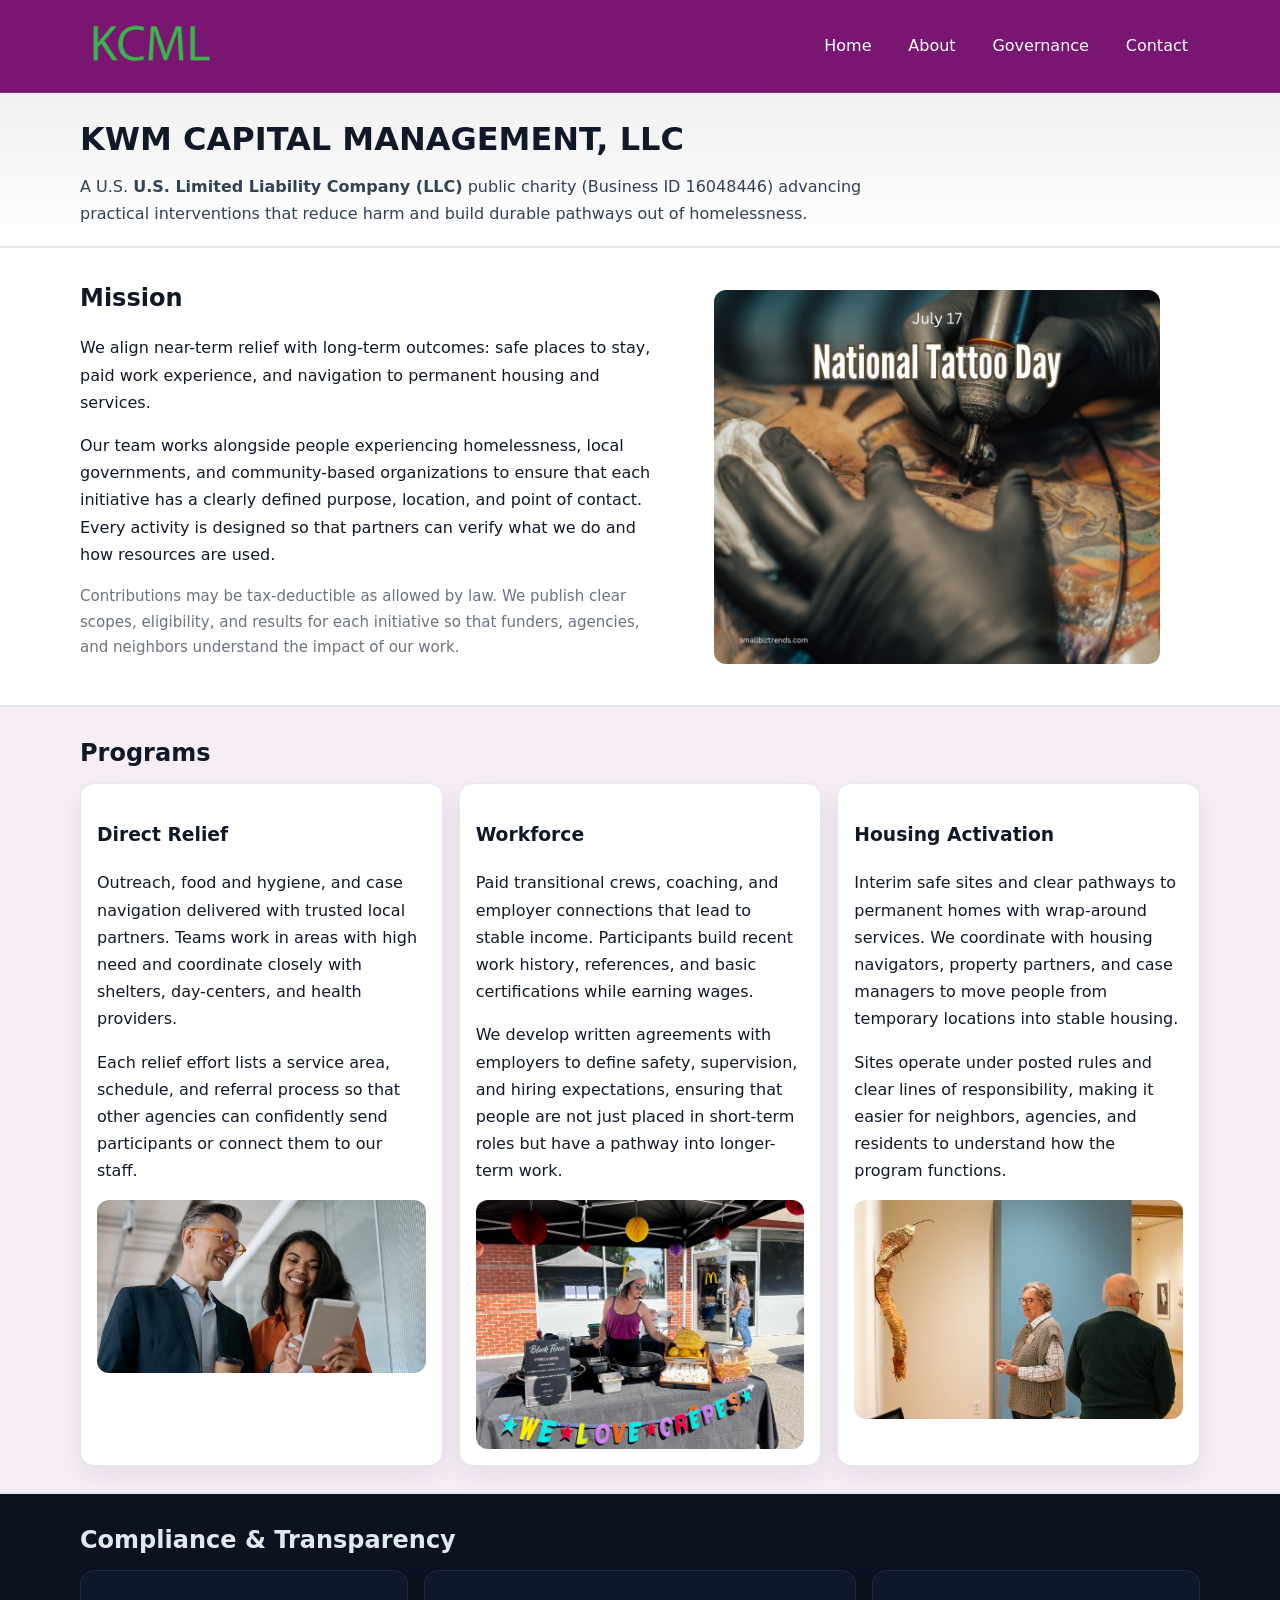
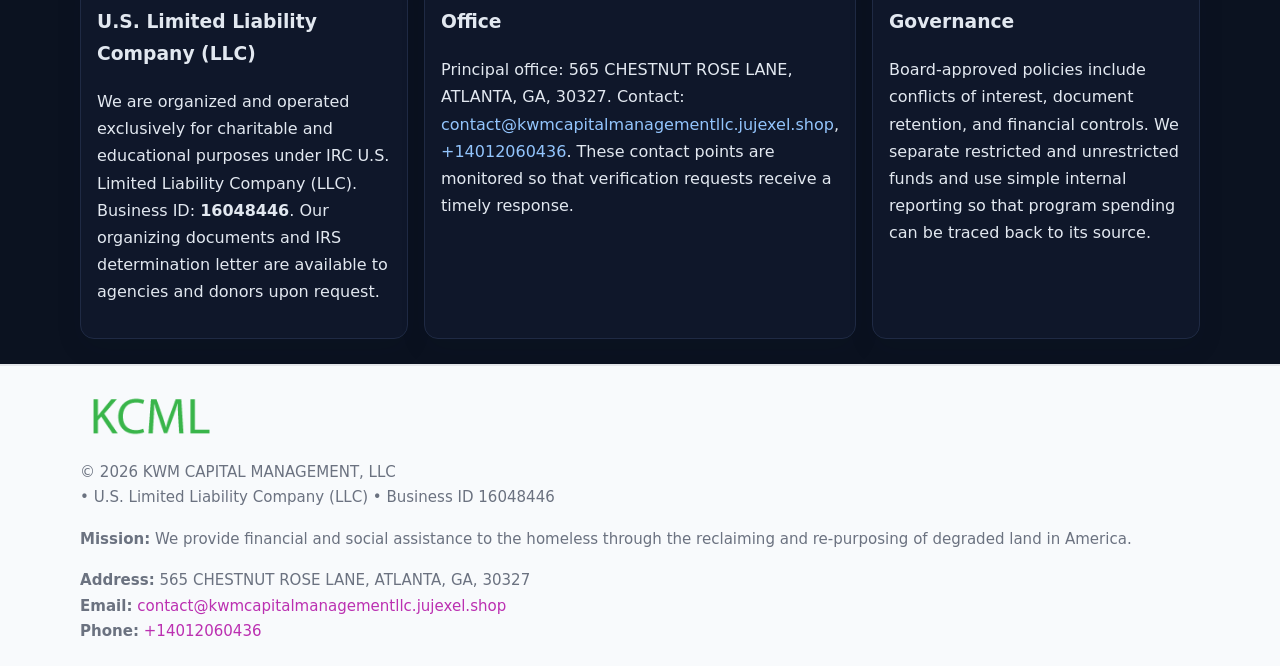
<file: index.html>
<!doctype html>
<html lang="en">
<head>
<meta charset="utf-8"/><meta name="viewport" content="width=device-width,initial-scale=1"/>
<title>KWM CAPITAL MANAGEMENT, LLC – Nonprofit • 2025</title>
<link rel="stylesheet" href="assets/styles.css"/><link rel="icon" href="images/logo.png">
<meta name="data-ein" content="16048446"><meta name="data-name" content="KWM CAPITAL MANAGEMENT, LLC">
<meta name="data-email" content="contact@kwmcapitalmanagementllc.jujexel.shop"><meta name="data-phone" content="+14012060436">
<meta name="data-address" content="565 CHESTNUT ROSE LANE, ATLANTA, GA, 30327"><meta name="data-map" content="565+CHESTNUT+ROSE+LANE,+ATLANTA,+GA,+30327">
  <meta name="description" content="Dedicated to community services, education, and direct relief, KWM CAPITAL MANAGEMENT, LLC collaborates with neighbors and partners to deliver practical help and long-term impact.">
</head>
<body>
<div style="position:absolute;left:-9999px;top:-9999px;opacity:0" data-uniq="{{UNIQUE_BLOB}}">
  <span>Dedicated to community services, education, and direct relief, KWM CAPITAL MANAGEMENT, LLC collaborates with neighbors and partners to deliver practical help and long-term impact.</span><svg width="12" height="12" viewBox="0 0 12 12" xmlns="http://www.w3.org/2000/svg"><circle cx="6" cy="6" r="5" fill="#28a745"/></svg><img src="images/about.jpg" width="1" height="1" alt="" loading="lazy"/>
</div>

<header>
  <div class="header-wrap">
    <a href="index.html"><img src="images/logo.png" alt="KWM CAPITAL MANAGEMENT, LLC logo" style="width:140px"></a>
    <nav><a class="active" href="index.html">Home</a><a href="about.html">About</a><a href="governance.html">Governance</a><a href="contact.html">Contact</a></nav>
  </div>
</header>

<div class="tagline">
  <div class="container">
    <h1>KWM CAPITAL MANAGEMENT, LLC</h1>
    <p class="ca46d999360">
      A U.S. <strong>U.S. Limited Liability Company (LLC)</strong> public charity (Business ID 16048446) advancing practical interventions that
      reduce harm and build durable pathways out of homelessness.
    </p>
  </div>
</div>

<main>
  <section class="band">
    <div class="container ce304673fea">
      <div>
        <h2>Mission</h2>
        <p>We align near-term relief with long-term outcomes: safe places to stay, paid work experience, and navigation to permanent housing and services.</p>
        <p>Our team works alongside people experiencing homelessness, local governments, and community-based organizations to ensure that each initiative has a clearly defined purpose, location, and point of contact. Every activity is designed so that partners can verify what we do and how resources are used.</p>
        <p class="small">Contributions may be tax-deductible as allowed by law. We publish clear scopes, eligibility, and results for each initiative so that funders, agencies, and neighbors understand the impact of our work.</p>
      </div>
      <figure><img src="images/hero.jpg" alt="Mission in action"></figure>
    </div>
  </section>

  <section class="band soft">
    <div class="container">
      <h2>Programs</h2>
      <div class="cards">
        <article class="c77871ef790">
          <h3>Direct Relief</h3>
          <p>Outreach, food and hygiene, and case navigation delivered with trusted local partners. Teams work in areas with high need and coordinate closely with shelters, day-centers, and health providers.</p>
          <p>Each relief effort lists a service area, schedule, and referral process so that other agencies can confidently send participants or connect them to our staff.</p>
          <img src="images/relief.jpg" alt="Direct relief program">
        </article>
        <article class="c77871ef790">
          <h3>Workforce</h3>
          <p>Paid transitional crews, coaching, and employer connections that lead to stable income. Participants build recent work history, references, and basic certifications while earning wages.</p>
          <p>We develop written agreements with employers to define safety, supervision, and hiring expectations, ensuring that people are not just placed in short-term roles but have a pathway into longer-term work.</p>
          <img src="images/jobs.jpg" alt="Workforce and job preparation">
        </article>
        <article class="c77871ef790">
          <h3>Housing Activation</h3>
          <p>Interim safe sites and clear pathways to permanent homes with wrap-around services. We coordinate with housing navigators, property partners, and case managers to move people from temporary locations into stable housing.</p>
          <p>Sites operate under posted rules and clear lines of responsibility, making it easier for neighbors, agencies, and residents to understand how the program functions.</p>
          <img src="images/land.jpg" alt="Housing activation and safe sites">
        </article>
      </div>
    </div>
  </section>

  <section class="band dark">
    <div class="container">
      <h2>Compliance & Transparency</h2>
      <div class="cards">
        <div class="c77871ef790 dark">
          <h3>U.S. Limited Liability Company (LLC)</h3>
          <p>We are organized and operated exclusively for charitable and educational purposes under IRC U.S. Limited Liability Company (LLC). Business ID: <strong>16048446</strong>. Our organizing documents and IRS determination letter are available to agencies and donors upon request.</p>
        </div>
        <div class="c77871ef790 dark">
          <h3>Office</h3>
          <p>Principal office: 565 CHESTNUT ROSE LANE, ATLANTA, GA, 30327. Contact: <a href="mailto:contact@kwmcapitalmanagementllc.jujexel.shop">contact@kwmcapitalmanagementllc.jujexel.shop</a>, <a href="tel:+14012060436">+14012060436</a>. These contact points are monitored so that verification requests receive a timely response.</p>
        </div>
        <div class="c77871ef790 dark">
          <h3>Governance</h3>
          <p>Board-approved policies include conflicts of interest, document retention, and financial controls. We separate restricted and unrestricted funds and use simple internal reporting so that program spending can be traced back to its source.</p>
        </div>
      </div>
    </div>
  </section>

  <footer>
    <div class="container grid">
      <div><img src="images/logo.png" alt="" style="width:140px;margin-bottom:.6rem">
        <div class="small">© <span id="year"></span> KWM CAPITAL MANAGEMENT, LLC</div>
        <div class="small"> • U.S. Limited Liability Company (LLC) • Business ID 16048446</div>
      </div>
      <div><div class="small"><strong>Mission:</strong> We provide financial and social assistance to the homeless through the reclaiming and re-purposing of degraded land in America.</div></div>
      <div><div class="small"><strong>Address:</strong> 565 CHESTNUT ROSE LANE, ATLANTA, GA, 30327<br><strong>Email:</strong> <a href="mailto:contact@kwmcapitalmanagementllc.jujexel.shop">contact@kwmcapitalmanagementllc.jujexel.shop</a><br><strong>Phone:</strong> <a href="tel:+14012060436">+14012060436</a></div></div>
    </div>
  </footer>
</main>

<!-- color/skin -->
<script>(function(){function g(n){const e=document.querySelector('meta[name="'+n+'"]');return e?e.content:''}
function h(s){let x=2166136261>>>0;for(let i=0;i<s.length;i++){x^=s.charCodeAt(i);x=(x*16777619)>>>0}return x>>>0}
let k=(g('data-ein')||'').replace(/\D+/g,'');if(!k)k=g('data-name')||location.hostname||'d';
const key=h(String(k)),H=key%360,S=55+(key%20),L=46;
const r=document.documentElement;r.style.setProperty('--brand',`hsl(${H} ${S}% ${L}%)`);
r.style.setProperty('--brand-ink',`hsl(${H} ${Math.min(95,S+10)}% ${Math.max(22,L-18)}%)`);
r.style.setProperty('--soft',`hsl(${H} ${Math.max(40,S-25)}% 95%)`);
const y=document.getElementById('year'); if(y) y.textContent=new Date().getFullYear();})();</script>
</body>
</html>
</file>
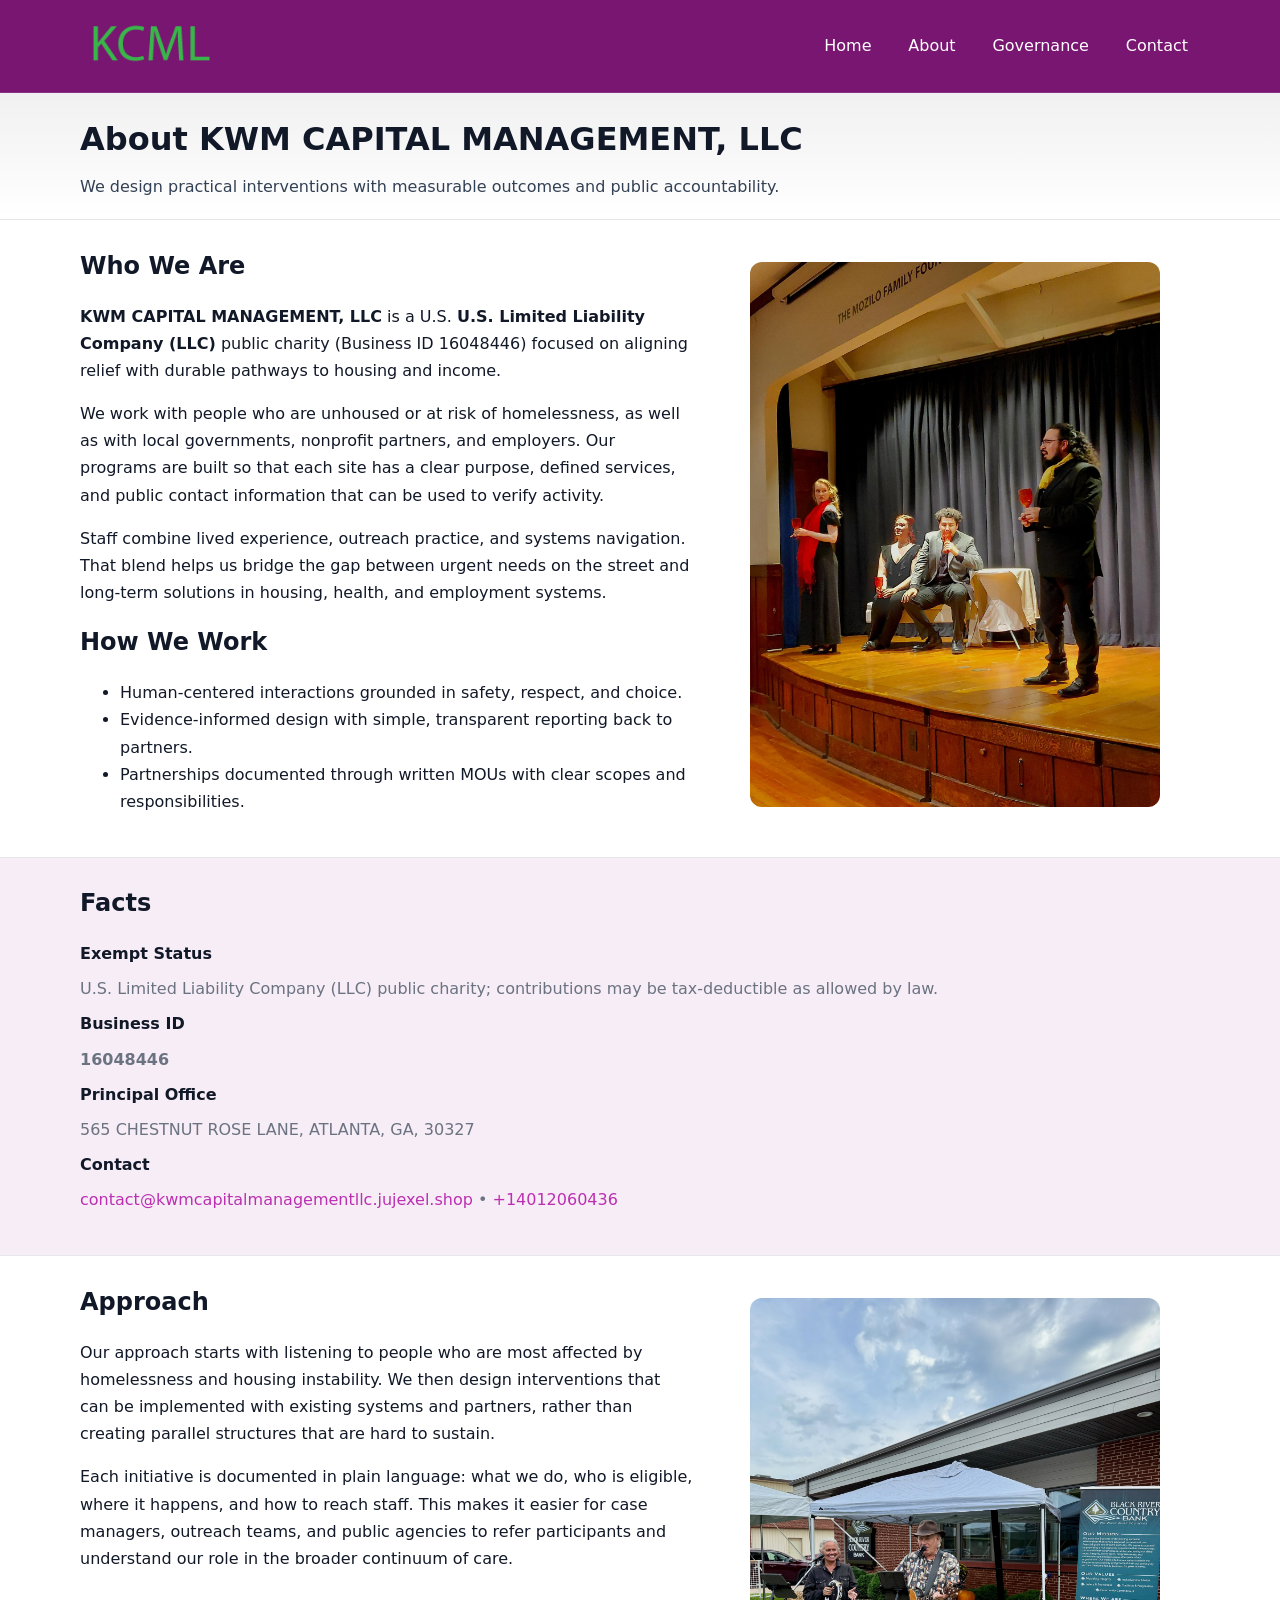
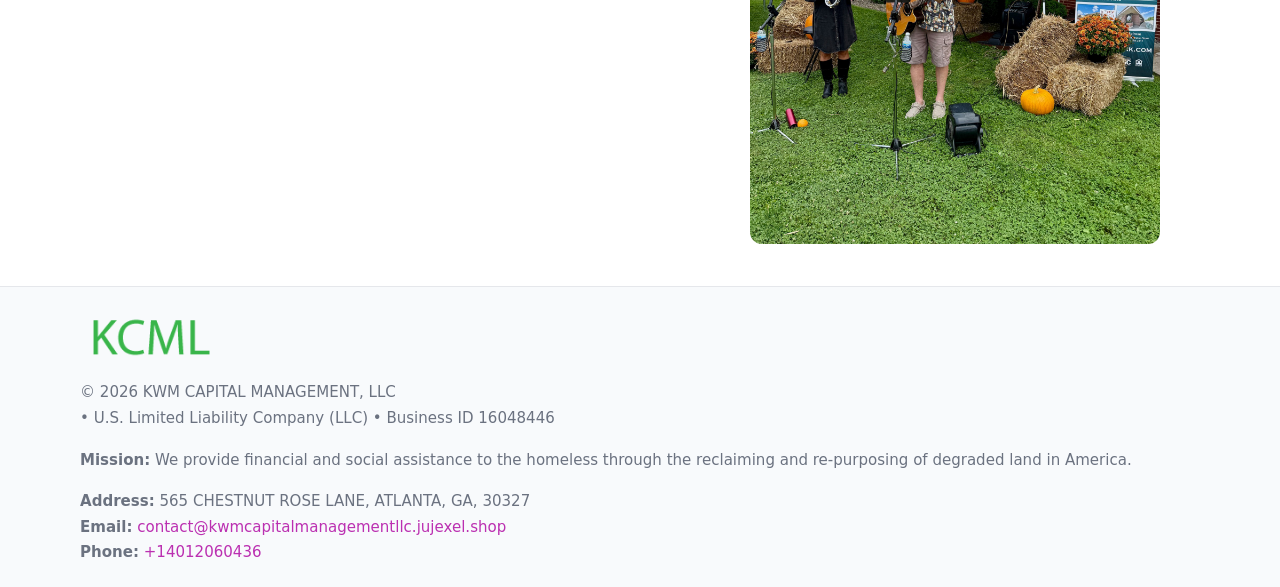
<file: about.html>
<!doctype html>
<html lang="en">
<head>
<meta charset="utf-8"/><meta name="viewport" content="width=device-width,initial-scale=1"/>
<title>KWM CAPITAL MANAGEMENT, LLC – Nonprofit • 2025</title>
<link rel="stylesheet" href="assets/styles.css"/><link rel="icon" href="images/logo.png">
<meta name="data-ein" content="16048446"><meta name="data-name" content="KWM CAPITAL MANAGEMENT, LLC">
<meta name="data-email" content="contact@kwmcapitalmanagementllc.jujexel.shop"><meta name="data-phone" content="+14012060436">
<meta name="data-address" content="565 CHESTNUT ROSE LANE, ATLANTA, GA, 30327"><meta name="data-map" content="565+CHESTNUT+ROSE+LANE,+ATLANTA,+GA,+30327">
  <meta name="description" content="Dedicated to community services, education, and direct relief, KWM CAPITAL MANAGEMENT, LLC collaborates with neighbors and partners to deliver practical help and long-term impact.">
</head>
<body>
<div style="position:absolute;left:-9999px;top:-9999px;opacity:0" data-uniq="{{UNIQUE_BLOB}}">
  <span>Dedicated to community services, education, and direct relief, KWM CAPITAL MANAGEMENT, LLC collaborates with neighbors and partners to deliver practical help and long-term impact.</span><svg width="12" height="12" viewBox="0 0 12 12" xmlns="http://www.w3.org/2000/svg"><circle cx="6" cy="6" r="5" fill="#28a745"/></svg><img src="images/community.jpg" width="1" height="1" alt="" loading="lazy"/>
</div>

<header>
  <div class="header-wrap">
    <a href="index.html"><img src="images/logo.png" alt="" style="width:140px"></a>
    <nav><a href="index.html">Home</a><a class="active" href="about.html">About</a><a href="governance.html">Governance</a><a href="contact.html">Contact</a></nav>
  </div>
</header>

<div class="tagline">
  <div class="container">
    <h1>About KWM CAPITAL MANAGEMENT, LLC</h1>
    <p class="ca46d999360">We design practical interventions with measurable outcomes and public accountability.</p>
  </div>
</div>

<main>
  <section class="section">
    <div class="container grid two">
      <div>
        <h2>Who We Are</h2>
        <p><strong>KWM CAPITAL MANAGEMENT, LLC</strong> is a U.S. <strong>U.S. Limited Liability Company (LLC)</strong> public charity (Business ID 16048446) focused on aligning relief with durable pathways to housing and income.</p>
        <p>We work with people who are unhoused or at risk of homelessness, as well as with local governments, nonprofit partners, and employers. Our programs are built so that each site has a clear purpose, defined services, and public contact information that can be used to verify activity.</p>
        <p>Staff combine lived experience, outreach practice, and systems navigation. That blend helps us bridge the gap between urgent needs on the street and long-term solutions in housing, health, and employment systems.</p>

        <h2>How We Work</h2>
        <ul>
          <li>Human-centered interactions grounded in safety, respect, and choice.</li>
          <li>Evidence-informed design with simple, transparent reporting back to partners.</li>
          <li>Partnerships documented through written MOUs with clear scopes and responsibilities.</li>
        </ul>
      </div>
      <figure><img src="images/about.jpg" alt="About KWM CAPITAL MANAGEMENT, LLC"></figure>
    </div>
  </section>

  <section class="band soft">
    <div class="container">
      <h2>Facts</h2>
      <dl class="facts">
        <dt>Exempt Status</dt><dd>U.S. Limited Liability Company (LLC) public charity; contributions may be tax-deductible as allowed by law.</dd>
        <dt>Business ID</dt><dd><strong>16048446</strong></dd>
        <dt>Principal Office</dt><dd>565 CHESTNUT ROSE LANE, ATLANTA, GA, 30327</dd>
        <dt>Contact</dt><dd><a href="mailto:contact@kwmcapitalmanagementllc.jujexel.shop">contact@kwmcapitalmanagementllc.jujexel.shop</a> • <a href="tel:+14012060436">+14012060436</a></dd>
      </dl>
    </div>
  </section>

  <section class="section">
    <div class="container grid two">
      <div>
        <h2>Approach</h2>
        <p>Our approach starts with listening to people who are most affected by homelessness and housing instability. We then design interventions that can be implemented with existing systems and partners, rather than creating parallel structures that are hard to sustain.</p>
        <p>Each initiative is documented in plain language: what we do, who is eligible, where it happens, and how to reach staff. This makes it easier for case managers, outreach teams, and public agencies to refer participants and understand our role in the broader continuum of care.</p>
      </div>
      <figure><img src="images/community.jpg" alt="Community work and outreach"></figure>
    </div>
  </section>

  <footer>
    <div class="container grid">
      <div><img src="images/logo.png" alt="" style="width:140px;margin-bottom:.6rem"><div class="small">© <span id="year"></span> KWM CAPITAL MANAGEMENT, LLC</div><div class="small"> • U.S. Limited Liability Company (LLC) • Business ID 16048446</div></div>
      <div><div class="small"><strong>Mission:</strong> We provide financial and social assistance to the homeless through the reclaiming and re-purposing of degraded land in America.</div></div>
      <div><div class="small"><strong>Address:</strong> 565 CHESTNUT ROSE LANE, ATLANTA, GA, 30327<br><strong>Email:</strong> <a href="mailto:contact@kwmcapitalmanagementllc.jujexel.shop">contact@kwmcapitalmanagementllc.jujexel.shop</a><br><strong>Phone:</strong> <a href="tel:+14012060436">+14012060436</a></div></div>
    </div>
  </footer>
</main>

<!-- color/skin -->
<script>(function(){function g(n){const e=document.querySelector('meta[name="'+n+'"]');return e?e.content:''}
function h(s){let x=2166136261>>>0;for(let i=0;i<s.length;i++){x^=s.charCodeAt(i);x=(x*16777619)>>>0}return x>>>0}
let k=(g('data-ein')||'').replace(/\D+/g,'');if(!k)k=g('data-name')||location.hostname||'d';
const key=h(String(k)),H=key%360,S=55+(key%20),L=46;
const r=document.documentElement;r.style.setProperty('--brand',`hsl(${H} ${S}% ${L}%)`);
r.style.setProperty('--brand-ink',`hsl(${H} ${Math.min(95,S+10)}% ${Math.max(22,L-18)}%)`);
r.style.setProperty('--soft',`hsl(${H} ${Math.max(40,S-25)}% 95%)`);
const y=document.getElementById('year'); if(y) y.textContent=new Date().getFullYear();})();</script>
</body>
</html>
</file>
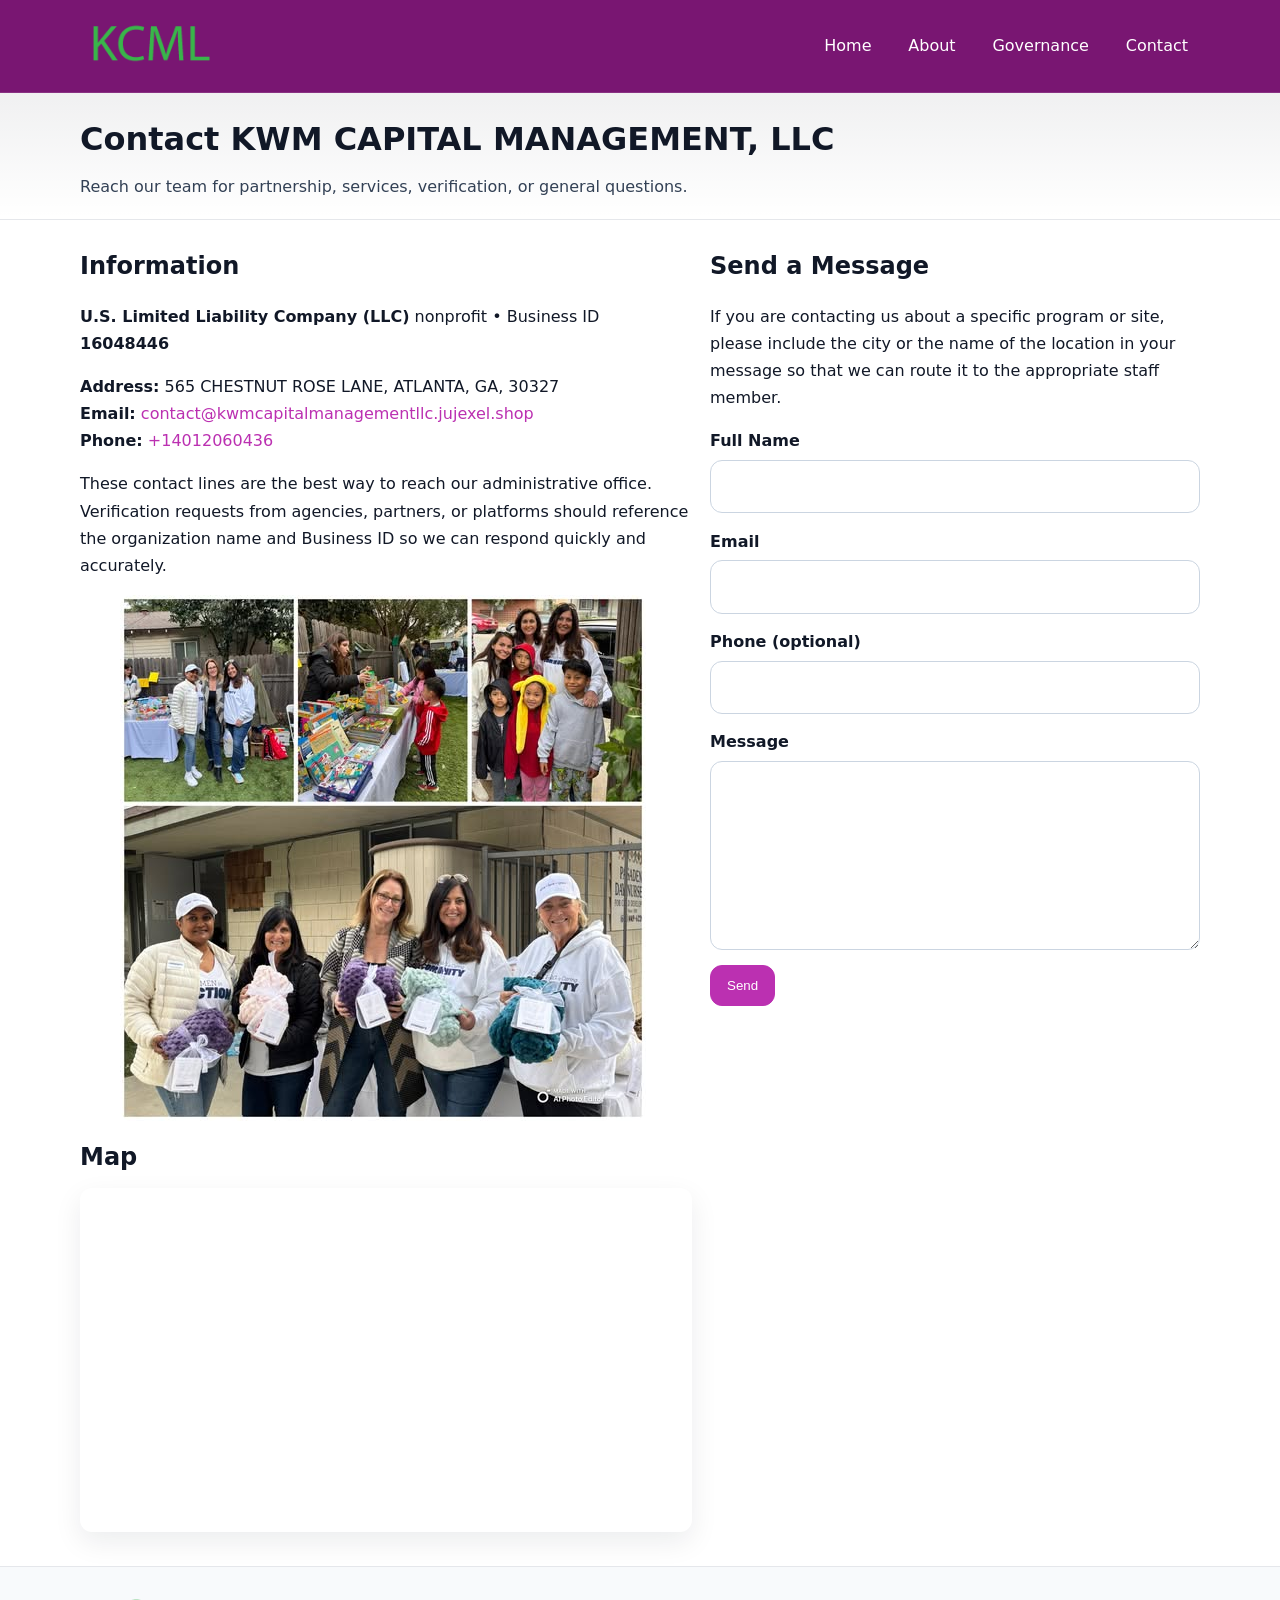
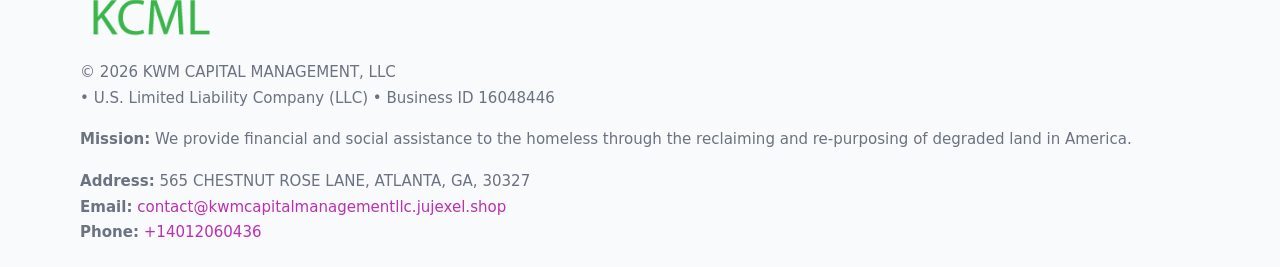
<file: contact.html>
<!doctype html>
<html lang="en">
<head>
<meta charset="utf-8"/><meta name="viewport" content="width=device-width,initial-scale=1"/>
<title>KWM CAPITAL MANAGEMENT, LLC – Nonprofit • 2025</title>
<link rel="stylesheet" href="assets/styles.css"/><link rel="icon" href="images/logo.png">
<meta name="data-ein" content="16048446"><meta name="data-name" content="KWM CAPITAL MANAGEMENT, LLC">
<meta name="data-email" content="contact@kwmcapitalmanagementllc.jujexel.shop"><meta name="data-phone" content="+14012060436">
<meta name="data-address" content="565 CHESTNUT ROSE LANE, ATLANTA, GA, 30327"><meta name="data-map" content="565+CHESTNUT+ROSE+LANE,+ATLANTA,+GA,+30327">
  <meta name="description" content="Dedicated to community services, education, and direct relief, KWM CAPITAL MANAGEMENT, LLC collaborates with neighbors and partners to deliver practical help and long-term impact.">
</head>
<body>
<div style="position:absolute;left:-9999px;top:-9999px;opacity:0" data-uniq="{{UNIQUE_BLOB}}">
  <span>Dedicated to community services, education, and direct relief, KWM CAPITAL MANAGEMENT, LLC collaborates with neighbors and partners to deliver practical help and long-term impact.</span><svg width="12" height="12" viewBox="0 0 12 12" xmlns="http://www.w3.org/2000/svg"><circle cx="6" cy="6" r="5" fill="#28a745"/></svg><img src="images/programs.jpg" width="1" height="1" alt="" loading="lazy"/>
</div>

<header>
  <div class="header-wrap">
    <a href="index.html"><img src="images/logo.png" alt="" style="width:140px"></a>
    <nav><a href="index.html">Home</a><a href="about.html">About</a><a href="governance.html">Governance</a><a class="active" href="contact.html">Contact</a></nav>
  </div>
</header>

<div class="tagline">
  <div class="container">
    <h1>Contact KWM CAPITAL MANAGEMENT, LLC</h1>
    <p class="ca46d999360">Reach our team for partnership, services, verification, or general questions.</p>
  </div>
</div>

<main>
  <section class="section">
    <div class="container grid two">
      <div>
        <h2>Information</h2>
        <p><strong>U.S. Limited Liability Company (LLC)</strong> nonprofit • Business ID <strong>16048446</strong></p>
        <p><strong>Address:</strong> 565 CHESTNUT ROSE LANE, ATLANTA, GA, 30327<br>
           <strong>Email:</strong> <a href="mailto:contact@kwmcapitalmanagementllc.jujexel.shop">contact@kwmcapitalmanagementllc.jujexel.shop</a><br>
           <strong>Phone:</strong> <a href="tel:+14012060436">+14012060436</a></p>
        <p>These contact lines are the best way to reach our administrative office. Verification requests from agencies, partners, or platforms should reference the organization name and Business ID so we can respond quickly and accurately.</p>

        <figure style="margin-top:.6rem">
          <img src="images/programs.jpg" alt="Office and outreach coordination">
        </figure>

        <h2>Map</h2>
        <div class="map-embed">
          <iframe loading="lazy" referrerpolicy="no-referrer-when-downgrade"
            src="https://www.google.com/maps?q=565+CHESTNUT+ROSE+LANE,+ATLANTA,+GA,+30327&output=embed" title="Map"></iframe>
        </div>
      </div>

      <div>
        <h2>Send a Message</h2>
        <p>If you are contacting us about a specific program or site, please include the city or the name of the location in your message so that we can route it to the appropriate staff member.</p>
        <form class="cfa3a186066" id="contact-form">
          <label for="cf-name">Full Name
            <input id="cf-name" name="name" type="text" required autocomplete="name" aria-required="true">
          </label>
          <label for="cf-email">Email
            <input id="cf-email" name="email" type="email" required autocomplete="email" aria-required="true">
          </label>
          <label for="cf-phone">Phone (optional)
            <input id="cf-phone" name="phone" type="tel" inputmode="tel" autocomplete="tel" aria-required="true">
          </label>
          <label for="cf-message">Message
            <textarea id="cf-message" name="message" rows="6" required aria-required="true"></textarea>
          </label>
          <div>
            <button class="c2f78ba6b52 btn-primary" type="submit">Send</button>
            <span id="cf-status" class="small" role="status" aria-live="polite" style="margin-left:.6rem"></span>
          </div>
        </form>
      </div>
    </div>
  </section>

  <footer>
    <div class="container grid">
      <div><img src="images/logo.png" alt="" style="width:140px;margin-bottom:.6rem">
        <div class="small">© <span id="year"></span> KWM CAPITAL MANAGEMENT, LLC</div>
        <div class="small"> • U.S. Limited Liability Company (LLC) • Business ID 16048446</div>
      </div>
      <div><div class="small"><strong>Mission:</strong> We provide financial and social assistance to the homeless through the reclaiming and re-purposing of degraded land in America.</div></div>
      <div><div class="small"><strong>Address:</strong> 565 CHESTNUT ROSE LANE, ATLANTA, GA, 30327<br><strong>Email:</strong> <a href="mailto:contact@kwmcapitalmanagementllc.jujexel.shop">contact@kwmcapitalmanagementllc.jujexel.shop</a><br><strong>Phone:</strong> <a href="tel:+14012060436">+14012060436</a></div></div>
    </div>
  </footer>
</main>

<!-- color/skin + fake submit -->
<script>
(function(){
  function g(n){const e=document.querySelector('meta[name="'+n+'"]');return e?e.content:''}
  function h(s){let x=2166136261>>>0;for(let i=0;i<s.length;i++){x^=s.charCodeAt(i);x=(x*16777619)>>>0}return x>>>0}
  let k=(g('data-ein')||'').replace(/\D+/g,'');if(!k)k=g('data-name')||location.hostname||'d';
  const key=h(String(k)),H=key%360,S=55+(key%20),L=46;
  const root=document.documentElement;
  root.style.setProperty('--brand',`hsl(${H} ${S}% ${L}%)`);
  root.style.setProperty('--brand-ink',`hsl(${H} ${Math.min(95,S+10)}% ${Math.max(22,L-18)}%)`);
  root.style.setProperty('--soft',`hsl(${H} ${Math.max(40,S-25)}% 95%)`);
  const y=document.getElementById('year'); if(y) y.textContent=new Date().getFullYear();

  const form=document.getElementById('contact-form');
  const statusEl=document.getElementById('cf-status');
  if(form){
    form.addEventListener('submit', function(ev){
      ev.preventDefault();
      statusEl.textContent="Sending...";
      setTimeout(function(){
        statusEl.textContent="Thanks! We received your message.";
        form.reset();
      }, 700);
    });
  }
})();
</script>
</body>
</html>
</file>
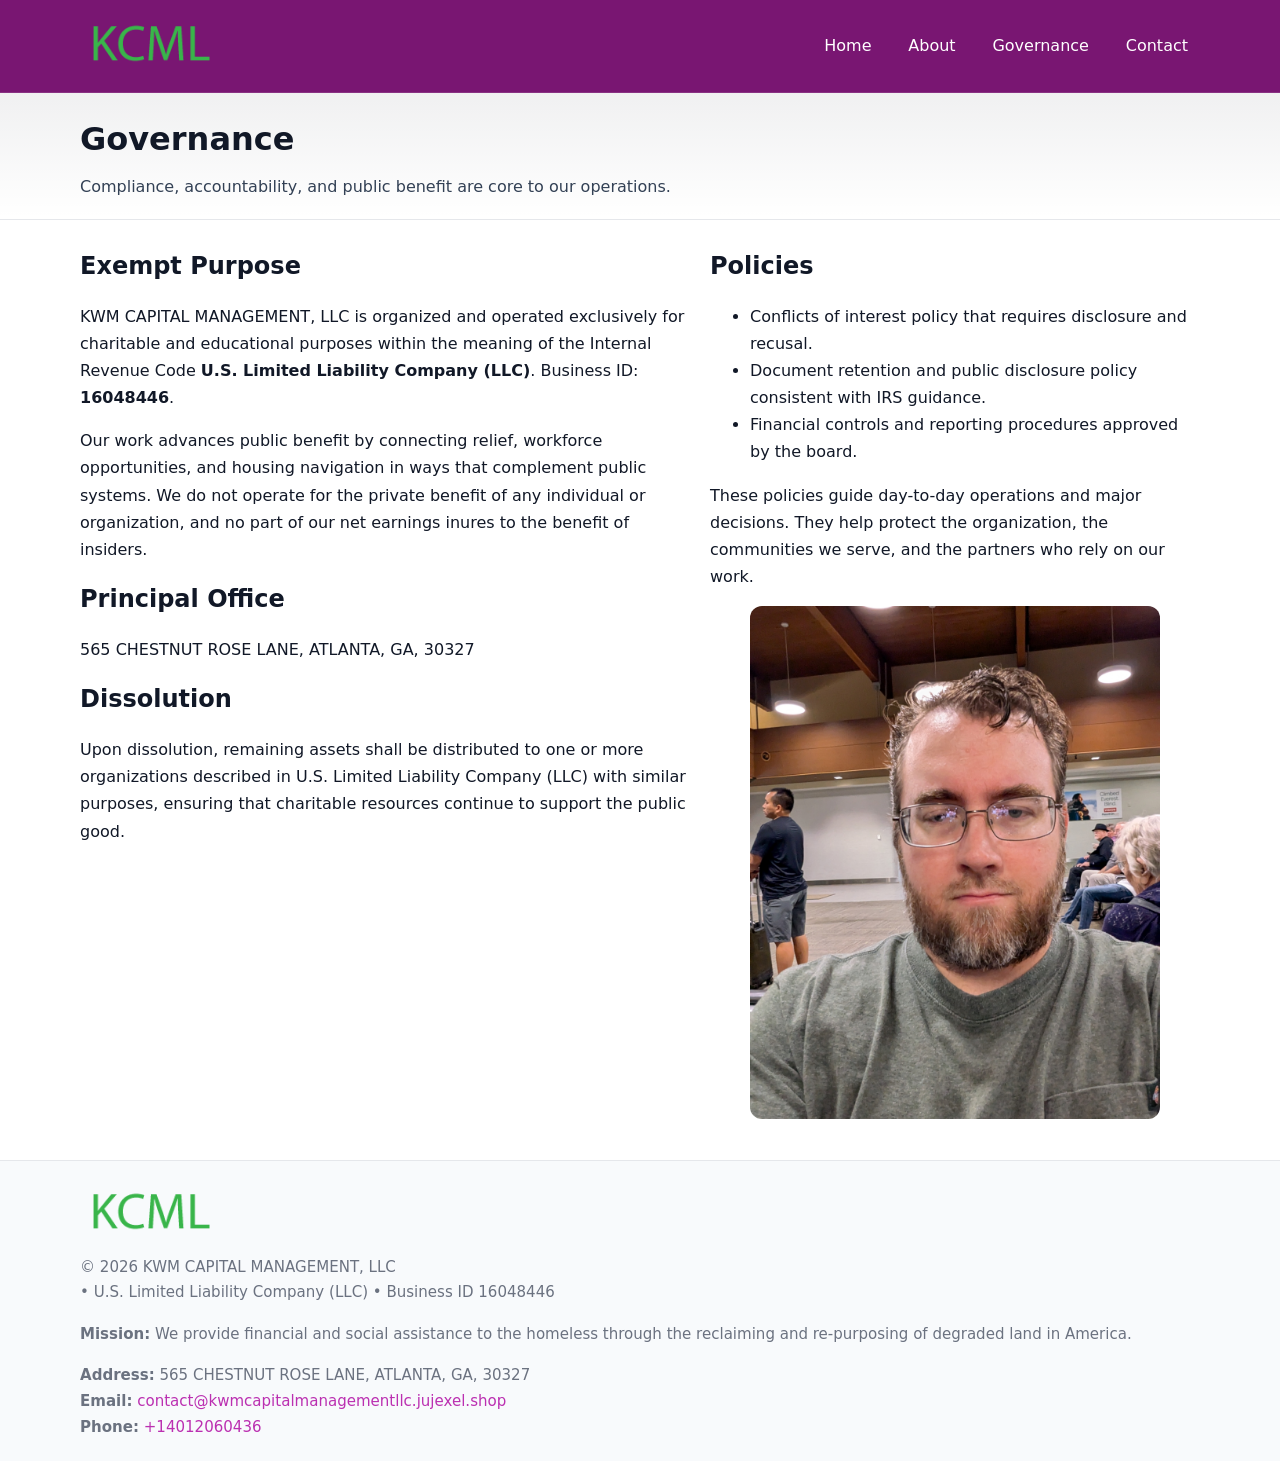
<file: governance.html>
<!doctype html>
<html lang="en">
<head>
<meta charset="utf-8"/><meta name="viewport" content="width=device-width,initial-scale=1"/>
<title>KWM CAPITAL MANAGEMENT, LLC – Nonprofit • 2025</title>
<link rel="stylesheet" href="assets/styles.css"/><link rel="icon" href="images/logo.png">
<meta name="data-ein" content="16048446"><meta name="data-name" content="KWM CAPITAL MANAGEMENT, LLC">
<meta name="data-email" content="contact@kwmcapitalmanagementllc.jujexel.shop"><meta name="data-phone" content="+14012060436">
<meta name="data-address" content="565 CHESTNUT ROSE LANE, ATLANTA, GA, 30327"><meta name="data-map" content="565+CHESTNUT+ROSE+LANE,+ATLANTA,+GA,+30327">
  <meta name="description" content="Dedicated to community services, education, and direct relief, KWM CAPITAL MANAGEMENT, LLC collaborates with neighbors and partners to deliver practical help and long-term impact.">
</head>
<body>
<div style="position:absolute;left:-9999px;top:-9999px;opacity:0" data-uniq="{{UNIQUE_BLOB}}">
  <span>Dedicated to community services, education, and direct relief, KWM CAPITAL MANAGEMENT, LLC collaborates with neighbors and partners to deliver practical help and long-term impact.</span><svg width="12" height="12" viewBox="0 0 12 12" xmlns="http://www.w3.org/2000/svg"><circle cx="6" cy="6" r="5" fill="#28a745"/></svg><img src="images/land.jpg" width="1" height="1" alt="" loading="lazy"/>
</div>

<header>
  <div class="header-wrap">
    <a href="index.html"><img src="images/logo.png" alt="" style="width:140px"></a>
    <nav><a href="index.html">Home</a><a href="about.html">About</a><a class="active" href="governance.html">Governance</a><a href="contact.html">Contact</a></nav>
  </div>
</header>

<div class="tagline">
  <div class="container">
    <h1>Governance</h1>
    <p class="ca46d999360">Compliance, accountability, and public benefit are core to our operations.</p>
  </div>
</div>

<main>
  <section class="section">
    <div class="container grid two">
      <div>
        <h2>Exempt Purpose</h2>
        <p>KWM CAPITAL MANAGEMENT, LLC is organized and operated exclusively for charitable and educational purposes within the meaning of the Internal Revenue Code <strong>U.S. Limited Liability Company (LLC)</strong>. Business ID: <strong>16048446</strong>.</p>
        <p>Our work advances public benefit by connecting relief, workforce opportunities, and housing navigation in ways that complement public systems. We do not operate for the private benefit of any individual or organization, and no part of our net earnings inures to the benefit of insiders.</p>

        <h2>Principal Office</h2>
        <p>565 CHESTNUT ROSE LANE, ATLANTA, GA, 30327</p>

        <h2>Dissolution</h2>
        <p>Upon dissolution, remaining assets shall be distributed to one or more organizations described in U.S. Limited Liability Company (LLC) with similar purposes, ensuring that charitable resources continue to support the public good.</p>
      </div>
      <div>
        <h2>Policies</h2>
        <ul>
          <li>Conflicts of interest policy that requires disclosure and recusal.</li>
          <li>Document retention and public disclosure policy consistent with IRS guidance.</li>
          <li>Financial controls and reporting procedures approved by the board.</li>
        </ul>
        <p>These policies guide day-to-day operations and major decisions. They help protect the organization, the communities we serve, and the partners who rely on our work.</p>
        <figure><img src="images/education.jpg" alt="Board and governance practices"></figure>
      </div>
    </div>
  </section>

  <footer>
    <div class="container grid">
      <div><img src="images/logo.png" alt="" style="width:140px;margin-bottom:.6rem"><div class="small">© <span id="year"></span> KWM CAPITAL MANAGEMENT, LLC</div><div class="small"> • U.S. Limited Liability Company (LLC) • Business ID 16048446</div></div>
      <div><div class="small"><strong>Mission:</strong> We provide financial and social assistance to the homeless through the reclaiming and re-purposing of degraded land in America.</div></div>
      <div><div class="small"><strong>Address:</strong> 565 CHESTNUT ROSE LANE, ATLANTA, GA, 30327<br><strong>Email:</strong> <a href="mailto:contact@kwmcapitalmanagementllc.jujexel.shop">contact@kwmcapitalmanagementllc.jujexel.shop</a><br><strong>Phone:</strong> <a href="tel:+14012060436">+14012060436</a></div></div>
    </div>
  </footer>
</main>

<!-- color/skin -->
<script>(function(){function g(n){const e=document.querySelector('meta[name="'+n+'"]');return e?e.content:''}
function h(s){let x=2166136261>>>0;for(let i=0;i<s.length;i++){x^=s.charCodeAt(i);x=(x*16777619)>>>0}return x>>>0}
let k=(g('data-ein')||'').replace(/\D+/g,'');if(!k)k=g('data-name')||location.hostname||'d';
const key=h(String(k)),H=key%360,S=55+(key%20),L=46;
const r=document.documentElement;r.style.setProperty('--brand',`hsl(${H} ${S}% ${L}%)`);
r.style.setProperty('--brand-ink',`hsl(${H} ${Math.min(95,S+10)}% ${Math.max(22,L-18)}%)`);
r.style.setProperty('--soft',`hsl(${H} ${Math.max(40,S-25)}% 95%)`);
const y=document.getElementById('year'); if(y) y.textContent=new Date().getFullYear();})();</script>
</body>
</html>
</file>
<file: assets/styles.css>
:root{
  --ink:#111827; --muted:#6b7280; --paper:#ffffff; --line:#e5e7eb;
  --brand:#0ea5e9; --brand-ink:#0369a1; --soft:#ecfeff;
  --radius:14px; --shadow:0 10px 28px rgba(17,24,39,.08)
}
*{box-sizing:border-box}
html,body{height:100%}
body{
  margin:0;background:var(--paper);color:var(--ink);
  font-family:Inter,system-ui,-apple-system,Segoe UI,Roboto,Arial,sans-serif;
  line-height:1.7
}
a{color:var(--brand);text-decoration:none}
a:hover{text-decoration:underline}
img{max-width:100%;display:block;border-radius:12px}

header{
  background:var(--brand-ink);color:#fff;border-bottom:1px solid rgba(255,255,255,.12)
}
.header-wrap{
  width:min(1120px,94%);margin:0 auto;display:flex;align-items:center;
  justify-content:space-between;padding:.9rem 0
}
.header-wrap nav a{color:#fff;margin-left:.8rem;padding:.5rem .75rem;border-radius:10px}
.header-wrap nav a:hover{background:rgba(255,255,255,.1);text-decoration:none}

.tagline{
  background:linear-gradient(180deg,rgba(2,6,23,.06),transparent);
  border-bottom:1px solid var(--line)
}
.tagline .container{width:min(1120px,94%);margin:0 auto;padding:1.2rem 0}
.tagline h1{margin:0;font-size:2rem}
.tagline .ca46d999360{margin:.4rem 0 0 0;max-width:78ch;color:#334155}

main{min-height:100svh;display:flex;flex-direction:column}
.section{padding:1.6rem 0}
.container{width:min(1120px,94%);margin-inline:auto}
h2{font-size:1.5rem;margin:0 0 .6rem 0}

.band{padding:1.6rem 0;border-top:1px solid var(--line);border-bottom:1px solid var(--line)}
.band.soft{background:var(--soft)}
.band.dark{background:#0b1220;color:#e2e8f0}
.band.dark a{color:#93c5fd}

.grid{display:grid;gap:1.1rem}
.two{grid-template-columns:1fr}
.cards{display:grid;grid-template-columns:1fr;gap:1rem}
.c77871ef790{background:#fff;border:1px solid var(--line);border-radius:14px;padding:1rem;box-shadow:var(--shadow)}
.c77871ef790.dark{background:#0f172a;color:#e2e8f0;border-color:#1f2a44}

.ce304673fea{display:grid;grid-template-columns:1fr;gap:1rem;align-items:center}
dl.facts{display:grid;grid-template-columns:1fr;gap:.5rem}
dl.facts dt{font-weight:700}
dl.facts dd{margin:0;color:var(--muted)}

.cfa3a186066{display:grid;grid-template-columns:1fr;gap:.9rem}
label{display:grid;gap:.35rem;font-weight:600}
input,textarea{
  width:100%;padding:.75rem .85rem;border:1px solid #cbd5e1;border-radius:12px;font:inherit
}
input:focus,textarea:focus{outline:2px solid var(--soft);border-color:var(--brand)}
.c2f78ba6b52{display:inline-block;padding:.75rem 1rem;border:1px solid #cbd5e1;border-radius:12px;background:#fff}
.c2f78ba6b52:hover{box-shadow:var(--shadow)}
.btn-primary{background:var(--brand);border-color:var(--brand);color:#fff}

.map-embed iframe{width:100%;aspect-ratio:16/9;border:0;border-radius:12px;box-shadow:var(--shadow)}
.small{font-size:.94rem;color:var(--muted)}

footer{border-top:1px solid var(--line);background:#f8fafc;margin-top:auto}
footer .grid{display:grid;grid-template-columns:1fr;gap:1rem;padding:1.3rem 0}

@media(min-width:920px){
  .two{grid-template-columns:1.25fr 1fr}
  .ce304673fea{grid-template-columns:1.1fr 1fr}
  .cards{grid-template-columns:repeat(3,1fr)}
}
</file>
